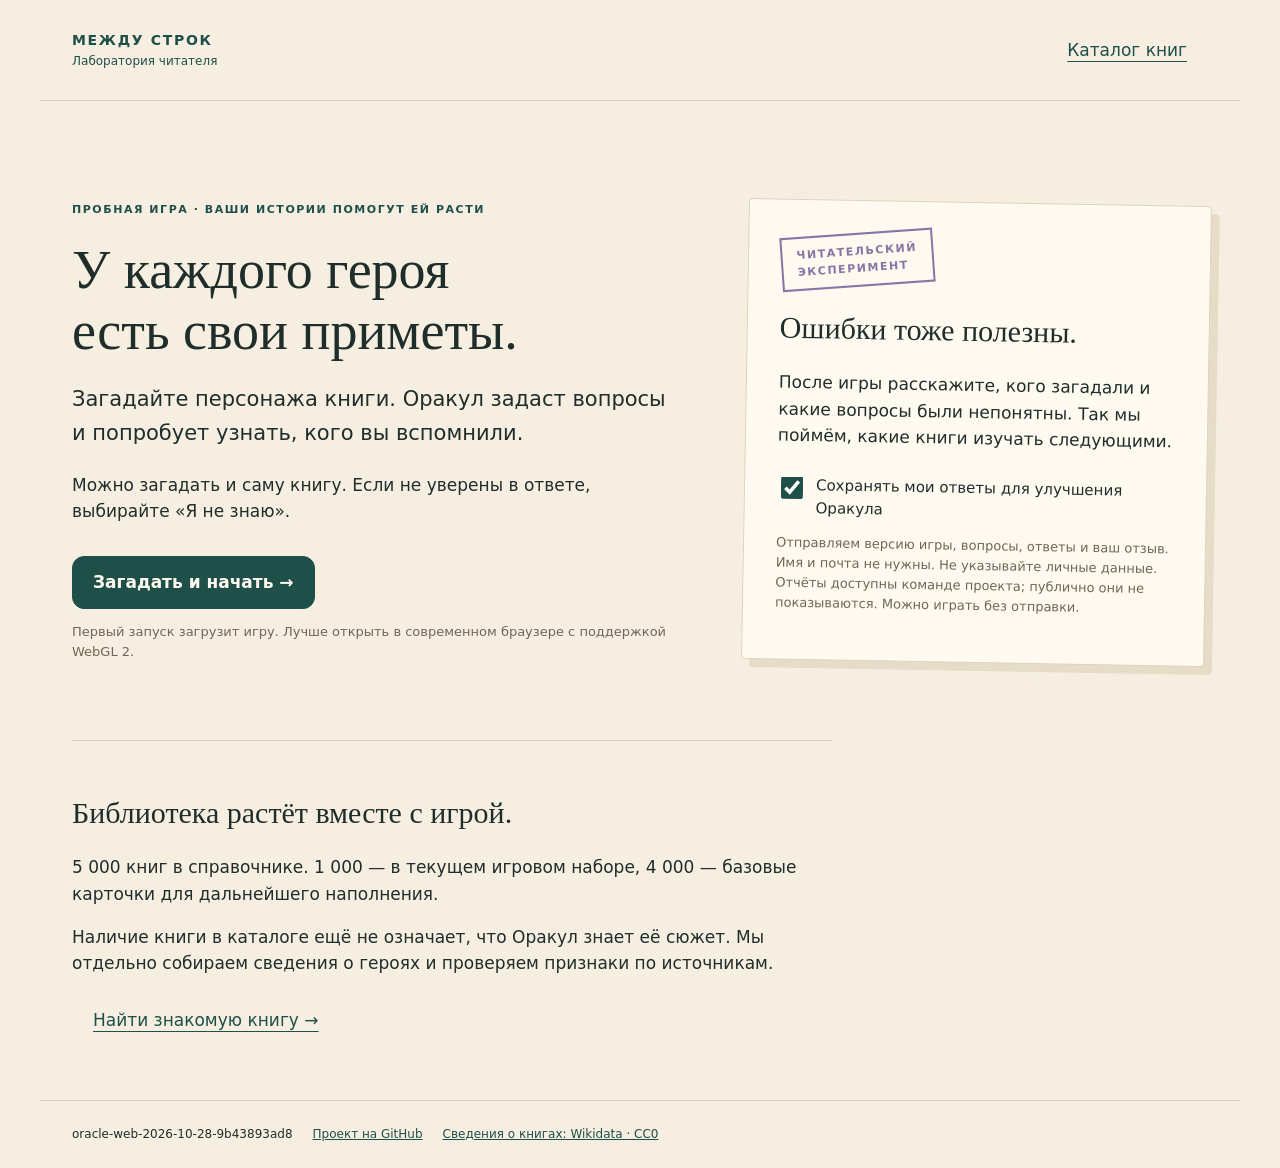
<file: index.html>
<!doctype html><html lang="ru"><head><meta charset="utf-8"><meta name="viewport" content="width=device-width,initial-scale=1"><title>Книжный оракул — пробная игра</title><link rel="icon" href="game/index.icon.png"><link rel="stylesheet" href="style.css"></head>
<body><header><a href="./" class="brand">МЕЖДУ СТРОК <span>Лаборатория читателя</span></a><button id="catalog-open" class="quiet">Каталог книг</button></header>
<main><section id="welcome" class="welcome"><div class="intro"><p class="eyebrow">ПРОБНАЯ ИГРА · ВАШИ ИСТОРИИ ПОМОГУТ ЕЙ РАСТИ</p><h1>У каждого героя<br>есть свои приметы.</h1><p class="lead">Загадайте персонажа книги. Оракул задаст вопросы и попробует узнать, кого вы вспомнили.</p><p>Можно загадать и саму книгу. Если не уверены в ответе, выбирайте «Я не знаю».</p><button id="play" class="primary">Загадать и начать →</button><p class="small">Первый запуск загрузит игру. Лучше открыть в современном браузере с поддержкой WebGL 2.</p></div><aside class="paper"><span class="stamp">ЧИТАТЕЛЬСКИЙ<br>ЭКСПЕРИМЕНТ</span><h2>Ошибки тоже полезны.</h2><p>После игры расскажите, кого загадали и какие вопросы были непонятны. Так мы поймём, какие книги изучать следующими.</p><label class="consent"><input id="consent" type="checkbox" checked> Сохранять мои ответы для улучшения Оракула</label><p class="small">Отправляем версию игры, вопросы, ответы и ваш отзыв. Имя и почта не нужны. Не указывайте личные данные. Отчёты доступны команде проекта; публично они не показываются. Можно играть без отправки.</p></aside></section>
<section id="play-area" hidden><div class="game-heading"><div><p class="eyebrow">КНИЖНЫЙ ОРАКУЛ</p><h1>Кого вы загадали?</h1></div><button id="feedback-open">Оставить отзыв</button></div><div id="game-holder"><iframe id="game" title="Игра Книжный оракул" allow="autoplay; fullscreen" allowfullscreen></iframe></div><div class="game-tools"><button id="unclear">Непонятный вопрос</button><span id="question-status" role="status"></span><button id="welcome-back" class="quiet">К началу</button></div><p id="send-status" class="small" role="status"></p><button id="retry" hidden>Повторить отправку</button><button id="download" class="quiet" hidden>Скачать свой отчёт</button></section>
<section class="about"><h2>Библиотека растёт вместе с игрой.</h2><p id="catalog-stats">Загружаем сведения о каталоге…</p><p>Наличие книги в каталоге ещё не означает, что Оракул знает её сюжет. Мы отдельно собираем сведения о героях и проверяем признаки по источникам.</p><button id="catalog-open-bottom" class="quiet">Найти знакомую книгу →</button></section></main>
<footer><span id="version">Тестовая версия</span><a href="https://github.com/dikiyd/bookoracle" target="_blank" rel="noopener">Проект на GitHub</a><a href="https://www.wikidata.org/wiki/Wikidata:Licensing" target="_blank" rel="noopener">Сведения о книгах: Wikidata · CC0</a></footer>
<dialog id="feedback"><form id="feedback-form"><div class="dialog-top"><h2>Кого вы загадали?</h2><button type="button" data-close="feedback" aria-label="Закрыть">×</button></div><label>Книга<input id="book-title" maxlength="200" placeholder="Начните вводить название" autocomplete="off"></label><div id="book-options" class="options"></div><label>Персонаж <span class="small">если загадывали героя</span><input id="character" maxlength="160" autocomplete="off"></label><label>Как прошла игра?<select id="outcome"><option value="missed">Не угадал</option><option value="confirmed">Угадал</option><option value="abandoned">Не закончил игру</option></select></label><label>Что стоит поправить?<textarea id="comment" maxlength="1000" rows="3" placeholder="Необычный вопрос, ошибка в книге или другое замечание"></textarea></label><p class="small">Если книги нет в списке, просто впишите её название и автора. Отзыв попадёт в очередь проверки.</p><button type="submit" class="primary">Сохранить отзыв</button><p id="feedback-status" role="status"></p></form></dialog>
<dialog id="catalog"><div class="dialog-top"><h2>Каталог книг</h2><button data-close="catalog" aria-label="Закрыть">×</button></div><label>Название или автор<input id="catalog-search" type="search" placeholder="Например, Стругацкие" autocomplete="off"></label><p id="catalog-count" class="small" role="status"></p><div id="catalog-results"></div></dialog>
<script type="module" src="app.js"></script></body></html>
</file>
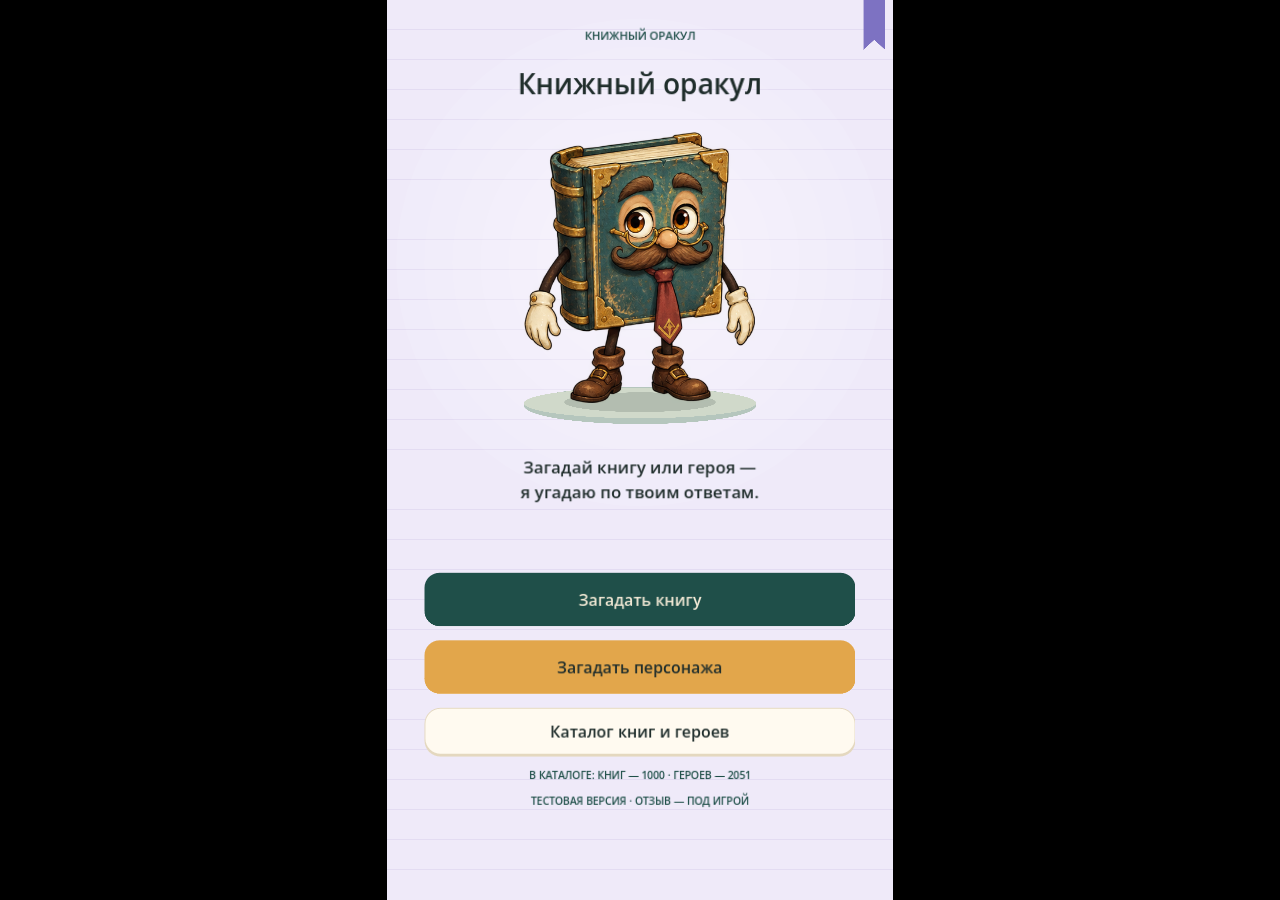
<file: game/index.html>
<!DOCTYPE html>
<html lang="en">
	<head>
		<meta charset="utf-8">
		<meta name="viewport" content="width=device-width, user-scalable=no, initial-scale=1.0">
		<title>BookOraclePublicPilot</title>
		<style>
html, body, #canvas {
	margin: 0;
	padding: 0;
	border: 0;
}

body {
	color: white;
	background-color: black;
	overflow: hidden;
	touch-action: none;
}

#canvas {
	display: block;
}

#canvas:focus {
	outline: none;
}

#status, #status-splash, #status-progress {
	position: absolute;
	left: 0;
	right: 0;
}

#status, #status-splash {
	top: 0;
	bottom: 0;
}

#status {
	background-color: #242424;
	display: flex;
	flex-direction: column;
	justify-content: center;
	align-items: center;
	visibility: hidden;
}

#status-splash {
	max-height: 100%;
	max-width: 100%;
	margin: auto;
}

#status-splash.show-image--false {
	display: none;
}

#status-splash.fullsize--true {
	height: 100%;
	width: 100%;
	object-fit: contain;
}

#status-splash.use-filter--false {
	image-rendering: pixelated;
}

#status-progress, #status-notice {
	display: none;
}

#status-progress {
	bottom: 10%;
	width: 50%;
	margin: 0 auto;
}

#status-notice {
	background-color: #5b3943;
	border-radius: 0.5rem;
	border: 1px solid #9b3943;
	color: #e0e0e0;
	font-family: 'Noto Sans', 'Droid Sans', Arial, sans-serif;
	line-height: 1.3;
	margin: 0 2rem;
	overflow: hidden;
	padding: 1rem;
	text-align: center;
	z-index: 1;
}
		</style>
		<link id="-gd-engine-icon" rel="icon" type="image/png" href="index.icon.png" />
<link rel="apple-touch-icon" href="index.apple-touch-icon.png"/>

	</head>
	<body>
		<canvas id="canvas">
			Your browser does not support the canvas tag.
		</canvas>

		<noscript>
			Your browser does not support JavaScript.
		</noscript>

		<div id="status">
			<img id="status-splash" class="show-image--true fullsize--true use-filter--true" src="index.png" alt="">
			<progress id="status-progress"></progress>
			<div id="status-notice"></div>
		</div>

		<script src="index.js"></script>
		<script>
const GODOT_CONFIG = {"args":[],"canvasResizePolicy":2,"emscriptenPoolSize":8,"ensureCrossOriginIsolationHeaders":true,"executable":"index","experimentalVK":false,"fileSizes":{"index.pck":16808960,"index.wasm":39514754},"focusCanvas":true,"gdextensionLibs":[],"godotPoolSize":4};
const GODOT_THREADS_ENABLED = false;
const engine = new Engine(GODOT_CONFIG);

(function () {
	const statusOverlay = document.getElementById('status');
	const statusProgress = document.getElementById('status-progress');
	const statusNotice = document.getElementById('status-notice');

	let initializing = true;
	let statusMode = '';

	function setStatusMode(mode) {
		if (statusMode === mode || !initializing) {
			return;
		}
		if (mode === 'hidden') {
			statusOverlay.remove();
			initializing = false;
			return;
		}
		statusOverlay.style.visibility = 'visible';
		statusProgress.style.display = mode === 'progress' ? 'block' : 'none';
		statusNotice.style.display = mode === 'notice' ? 'block' : 'none';
		statusMode = mode;
	}

	function setStatusNotice(text) {
		while (statusNotice.lastChild) {
			statusNotice.removeChild(statusNotice.lastChild);
		}
		const lines = text.split('\n');
		lines.forEach((line) => {
			statusNotice.appendChild(document.createTextNode(line));
			statusNotice.appendChild(document.createElement('br'));
		});
	}

	function displayFailureNotice(err) {
		console.error(err);
		if (err instanceof Error) {
			setStatusNotice(err.message);
		} else if (typeof err === 'string') {
			setStatusNotice(err);
		} else {
			setStatusNotice('An unknown error occurred.');
		}
		setStatusMode('notice');
		initializing = false;
	}

	const missing = Engine.getMissingFeatures({
		threads: GODOT_THREADS_ENABLED,
	});

	if (missing.length !== 0) {
		if (GODOT_CONFIG['serviceWorker'] && GODOT_CONFIG['ensureCrossOriginIsolationHeaders'] && 'serviceWorker' in navigator) {
			let serviceWorkerRegistrationPromise;
			try {
				serviceWorkerRegistrationPromise = navigator.serviceWorker.getRegistration();
			} catch (err) {
				serviceWorkerRegistrationPromise = Promise.reject(new Error('Service worker registration failed.'));
			}
			// There's a chance that installing the service worker would fix the issue
			Promise.race([
				serviceWorkerRegistrationPromise.then((registration) => {
					if (registration != null) {
						return Promise.reject(new Error('Service worker already exists.'));
					}
					return registration;
				}).then(() => engine.installServiceWorker()),
				// For some reason, `getRegistration()` can stall
				new Promise((resolve) => {
					setTimeout(() => resolve(), 2000);
				}),
			]).then(() => {
				// Reload if there was no error.
				window.location.reload();
			}).catch((err) => {
				console.error('Error while registering service worker:', err);
			});
		} else {
			// Display the message as usual
			const missingMsg = 'Error\nThe following features required to run Godot projects on the Web are missing:\n';
			displayFailureNotice(missingMsg + missing.join('\n'));
		}
	} else {
		setStatusMode('progress');
		engine.startGame({
			'onProgress': function (current, total) {
				if (current > 0 && total > 0) {
					statusProgress.value = current;
					statusProgress.max = total;
				} else {
					statusProgress.removeAttribute('value');
					statusProgress.removeAttribute('max');
				}
			},
		}).then(() => {
			setStatusMode('hidden');
		}, displayFailureNotice);
	}
}());
		</script>
	</body>
</html>
</file>
<file: style.css>
:root{color-scheme:light;--paper:#f6efe1;--ink:#1f2d2b;--teal:#1f4f49;--gold:#e2a64b;--muted:#706654}*{box-sizing:border-box}body{margin:0;background:var(--paper);color:var(--ink);font:17px/1.55 system-ui,sans-serif}header,main,footer{max-width:1200px;margin:auto;padding:24px 32px}header{display:flex;justify-content:space-between;gap:20px;align-items:center;border-bottom:1px solid #d8cdb7}.brand{font-size:14px;letter-spacing:.12em;font-weight:800;text-decoration:none;color:var(--teal)}.brand span{display:block;font-weight:400;letter-spacing:0;font-size:12px}button{font:inherit;border:1px solid #c6baa1;border-radius:12px;padding:12px 20px;cursor:pointer;background:#fffaf0;color:var(--teal)}button:focus-visible,a:focus-visible,input:focus-visible,select:focus-visible,textarea:focus-visible{outline:3px solid var(--gold);outline-offset:3px}button:disabled{opacity:.5;cursor:default}.primary{background:var(--teal);color:#fffaf0;border-color:var(--teal);font-weight:700}.quiet{background:transparent;border-color:transparent;text-decoration:underline;text-underline-offset:5px}.welcome{display:grid;grid-template-columns:1.3fr 1fr;gap:70px;padding:65px 0}.eyebrow{color:var(--teal);font-size:11px;font-weight:800;letter-spacing:.14em}h1,h2{font-family:Georgia,serif;line-height:1.12;font-weight:500}h1{font-size:54px;margin:22px 0}h2{font-size:30px}.lead{font-size:21px;line-height:1.6}.intro>.primary{margin-top:15px}.small{font-size:13px;color:var(--muted)}.paper{background:#fffaf0;border:1px solid #dfd3bd;border-radius:4px;padding:32px;box-shadow:8px 8px 0 #e6dcc8;align-self:center;transform:rotate(1deg)}.stamp{display:inline-block;border:2px solid #8875a6;color:#8875a6;padding:8px 14px;font-size:11px;font-weight:bold;letter-spacing:.14em;transform:rotate(-5deg)}.consent{display:flex;gap:10px;align-items:flex-start;font-size:15px;margin-top:25px}.consent input{width:22px;height:22px;flex:none;accent-color:var(--teal)}.about{max-width:760px;border-top:1px solid #d8cdb7;padding:30px 0}footer{display:flex;flex-wrap:wrap;gap:20px;font-size:12px;border-top:1px solid #d8cdb7}a{color:var(--teal)}.game-heading{display:flex;align-items:center;justify-content:space-between;gap:12px}.game-heading h1{font-size:28px;margin:5px 0 20px}#game-holder{background:#f6efe1;border:1px solid #d8cdb7;border-radius:16px;overflow:hidden;width:min(100%,540px);margin:auto}iframe{width:100%;height:min(82vh,960px);min-height:600px;border:0;display:block}.game-tools{display:flex;align-items:center;justify-content:center;flex-wrap:wrap;gap:10px;margin:16px 0}#question-status{font-size:13px}dialog{color:var(--ink);background:#fffaf0;border:1px solid #b9ab91;border-radius:18px;padding:28px;max-width:min(620px,94vw);max-height:90dvh;width:620px}dialog::backdrop{background:#182c28b3}.dialog-top{display:flex;align-items:center;justify-content:space-between;gap:10px}.dialog-top h2{margin:0 0 20px}.dialog-top button{align-self:flex-start}form>label,dialog>label{display:block;margin:14px 0;font-size:14px;font-weight:600}input:not([type=checkbox]),select,textarea{display:block;width:100%;font:inherit;padding:12px;border:1px solid #b9ab91;border-radius:8px;background:white;color:var(--ink);margin-top:5px}.options{max-height:220px;overflow:auto}.options button{display:block;width:100%;text-align:left;font-size:14px;padding:8px;margin:4px 0}.book-row{border-top:1px solid #dfd3bd;padding:16px 0}.book-row h3{font:600 19px Georgia,serif;margin:0 0 5px}.book-row p{margin:2px 0;font-size:14px}.badge{display:inline-block;font-size:11px;background:#e8e1f0;color:#514068;padding:3px 8px;border-radius:20px;margin-top:6px}[hidden]{display:none!important}@media(max-width:720px){header,main,footer{padding:18px}.welcome{grid-template-columns:1fr;gap:28px;padding:24px 0}h1{font-size:39px}.paper{padding:22px;transform:none}.game-heading{align-items:flex-start}.game-heading button{font-size:13px;padding:10px}iframe{height:calc((100vw - 38px)*1.7778);min-height:0}.game-tools button{font-size:13px;padding:10px}.lead{font-size:18px}dialog{padding:20px}.about h2{font-size:26px}}
</file>
